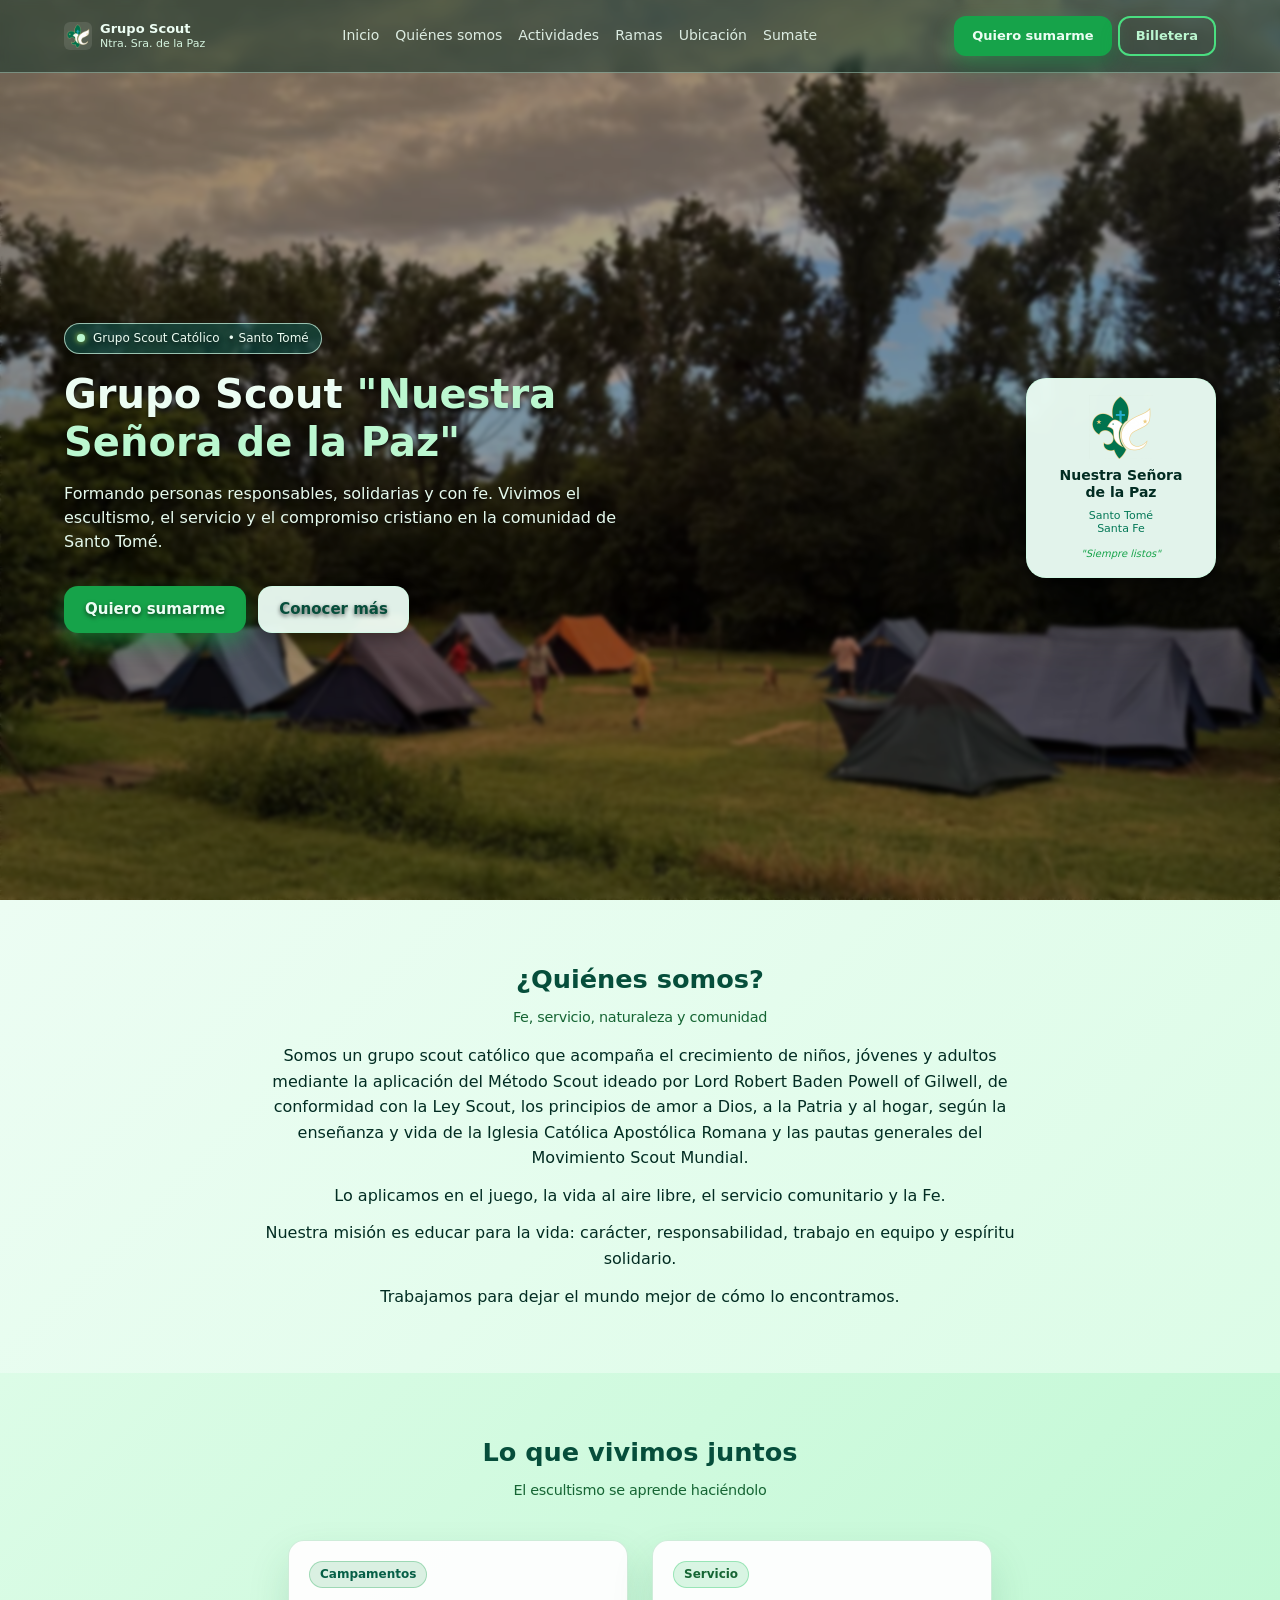
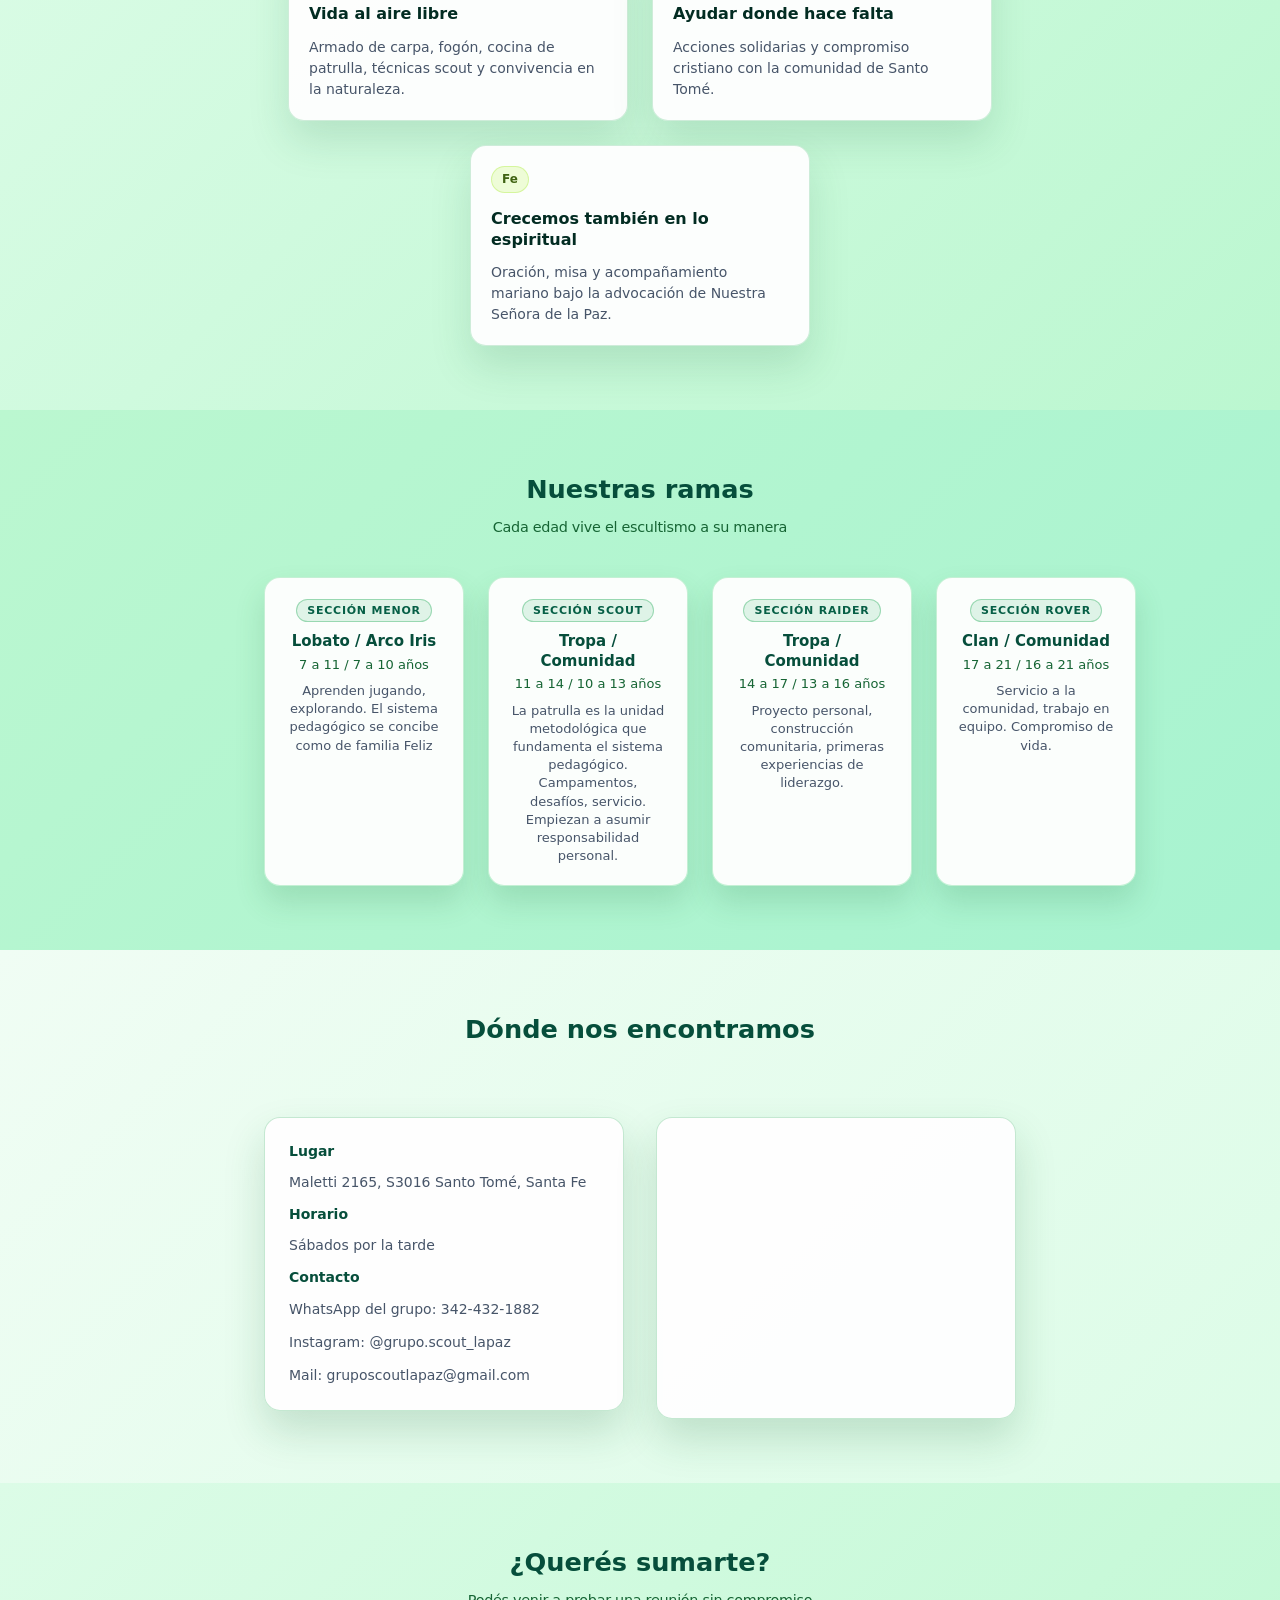
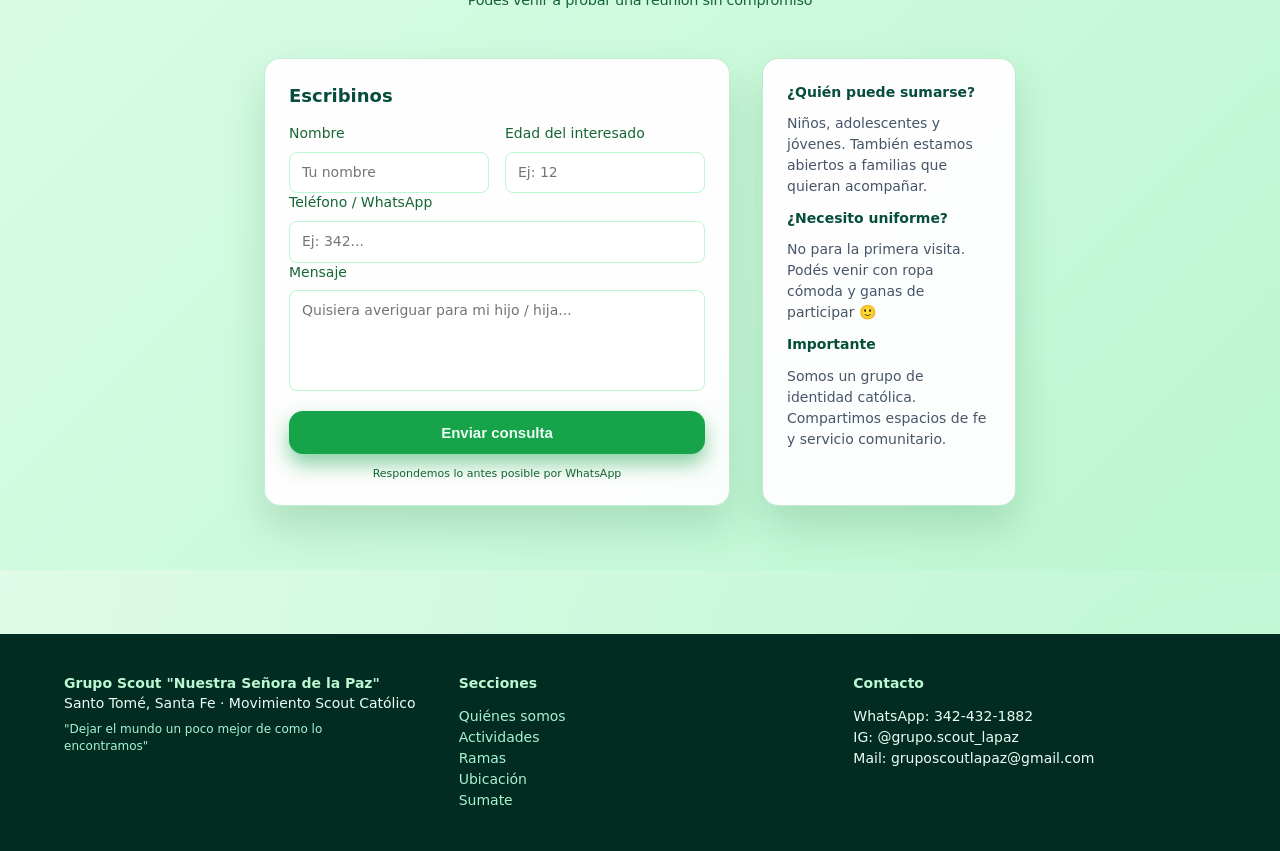
<file: index.html>
<!DOCTYPE html>
<html lang="es">
<head>
  <meta charset="UTF-8" />
  <meta name="viewport" content="width=device-width, initial-scale=1.0" />
  <title>Grupo Scout Nuestra Señora de la Paz - Santo Tomé</title>
  <link rel="icon" type="image/png" href="img/logo.png">
  <link rel="stylesheet" href="style.css">
</head>
<body>

  <nav class="navbar">
    <div class="navbar-inner">
      <div class="brand">
        <img src="img/logo.png" alt="Logo NSP">
        <div class="brand-text">
          <span>Grupo Scout</span>
          <span>Ntra. Sra. de la Paz</span>
        </div>
      </div>
      <div class="nav-links">
        <a href="#top">Inicio</a>
        <a href="#about">Quiénes somos</a>
        <a href="#actividades">Actividades</a>
        <a href="#ramas">Ramas</a>
        <a href="#contacto">Ubicación</a>
        <a href="#sumate">Sumate</a>
      </div>
      <div class="nav-buttons">
        <a class="nav-cta" href="#sumate">Quiero sumarme</a>
        <a class="nav-cta-secondary" href="billetera.html" target="_blank">Billetera</a>
      </div>
    </div>
  </nav>

  <header class="hero" id="top">
    <div class="foto-bg">
      <div class="foto-slide activa" style="background-image: url('img/foto1.jpg')"></div>
      <div class="foto-slide" style="background-image: url('img/foto2.jpg')"></div>
      <div class="foto-slide" style="background-image: url('img/foto3.jpg')"></div>
      <div class="foto-slide" style="background-image: url('img/foto4.jpg')"></div>
      <div class="foto-slide" style="background-image: url('img/foto5.jpg')"></div>
      <div class="foto-slide" style="background-image: url('img/foto6.jpg')"></div>
      <div class="foto-slide" style="background-image: url('img/foto7.jpg')"></div>
      <div class="foto-slide" style="background-image: url('img/foto8.jpg')"></div>
      <div class="foto-slide" style="background-image: url('img/foto9.jpg')"></div>
      <div class="foto-slide" style="background-image: url('img/foto10.jpg')"></div>
      <div class="foto-slide" style="background-image: url('img/foto11.jpg')"></div>
    </div>
    <div class="hero-overlay"></div>
    <div class="hero-content-wrapper">
      <div class="hero-left reveal reveal-left">
        <div class="hero-pill">
          <span class="pill-dot"></span>
          <span>Grupo Scout Católico</span>
          <span>• Santo Tomé</span>
        </div>
        <h1 class="hero-title">
          Grupo Scout <span class="accent">"Nuestra Señora de la Paz"</span>
        </h1>
        <p class="hero-desc">
          Formando personas responsables, solidarias y con fe. Vivimos el escultismo,
          el servicio y el compromiso cristiano en la comunidad de Santo Tomé.
        </p>
        <div class="hero-buttons">
          <a href="#sumate" class="btn btn-primary">Quiero sumarme</a>
          <a href="#about" class="btn btn-outline-light">Conocer más</a>
        </div>
      </div>
      <div class="hero-badge reveal reveal-right">
        <img src="img/logo.png" alt="Logo Nuestra Señora de la Paz">
        <p class="badge-title">Nuestra Señora<br>de la Paz</p>
        <p class="badge-sub">Santo Tomé<br>Santa Fe</p>
        <p class="badge-motto">"Siempre listos"</p>
      </div>
    </div>
  </header>

  <section id="about" class="section">
    <div class="container narrow">


      <h2 class="section-title reveal reveal-left">¿Quiénes somos?</h2>
      <div class="section-subtitle reveal reveal-right">Fe, servicio, naturaleza y comunidad</div>
      <p class="section-text reveal reveal-left">Somos un grupo scout católico que acompaña el crecimiento de niños, jóvenes y adultos mediante la aplicación del Método Scout ideado por Lord Robert Baden Powell of Gilwell, de conformidad con la Ley Scout, los principios de amor a Dios, a la Patria y al hogar, según la enseñanza y vida de la Iglesia Católica Apostólica Romana y las pautas generales del Movimiento Scout Mundial.</p>
      <p class="section-text reveal reveal-right">Lo aplicamos en el juego, la vida al aire libre, el servicio comunitario y la Fe.</p>
      <p class="section-text reveal reveal-left">Nuestra misión es educar para la vida: carácter, responsabilidad, trabajo en equipo y espíritu solidario.</p>
      <p class="section-text reveal reveal-right">Trabajamos para dejar el mundo mejor de cómo lo encontramos.</p>
    </div>
  </section>

  <section id="actividades" class="section">
    <div class="container narrow">
      <h2 class="section-title reveal reveal-left">Lo que vivimos juntos</h2>
      <div class="section-subtitle reveal reveal-right">El escultismo se aprende haciéndolo</div>
      <div class="cards-flex">
        <div class="act-card reveal reveal-left">
          <div class="tag tag-green">Campamentos</div>
          <p class="act-title">Vida al aire libre</p>
          <p class="act-desc">Armado de carpa, fogón, cocina de patrulla, técnicas scout y convivencia en la naturaleza.</p>
        </div>
        <div class="act-card reveal reveal-up">
          <div class="tag tag-blue">Servicio</div>
          <p class="act-title">Ayudar donde hace falta</p>
          <p class="act-desc">Acciones solidarias y compromiso cristiano con la comunidad de Santo Tomé.</p>
        </div>
        <div class="act-card reveal reveal-right">
          <div class="tag tag-yellow">Fe</div>
          <p class="act-title">Crecemos también en lo espiritual</p>
          <p class="act-desc">Oración, misa y acompañamiento mariano bajo la advocación de Nuestra Señora de la Paz.</p>
        </div>
      </div>
    </div>
  </section>

  <section id="ramas" class="section">
    <div class="container narrow">
      <h2 class="section-title reveal reveal-left">Nuestras ramas</h2>
      <div class="section-subtitle reveal reveal-right">Cada edad vive el escultismo a su manera</div>
      <div class="ramas-wrapper">
        <div class="rama-card reveal reveal-left">
          <div class="rama-seccion-label">Sección Menor</div>
          <div class="rama-nombre">Lobato / Arco Iris</div>
          <div class="rama-edad">7 a 11 / 7 a 10 años</div>
          <div class="rama-desc">Aprenden jugando, explorando. El sistema pedagógico se concibe como de familia Feliz</div>
        </div>
        <div class="rama-card reveal reveal-left">
          <div class="rama-seccion-label">Sección Scout</div>
          <div class="rama-nombre">Tropa / Comunidad</div>
          <div class="rama-edad">11 a 14 / 10 a 13 años</div>
          <div class="rama-desc">La patrulla es la unidad metodológica que fundamenta el sistema pedagógico. Campamentos, desafíos, servicio. Empiezan a asumir responsabilidad personal.</div>
        </div>
        <div class="rama-card reveal reveal-right">
          <div class="rama-seccion-label">Sección Raider</div>
          <div class="rama-nombre">Tropa / Comunidad</div>
          <div class="rama-edad">14 a 17 / 13 a 16 años</div>
          <div class="rama-desc">Proyecto personal, construcción comunitaria, primeras experiencias de liderazgo.</div>
        </div>
        <div class="rama-card reveal reveal-right">
          <div class="rama-seccion-label">Sección Rover</div>
          <div class="rama-nombre">Clan / Comunidad</div>
          <div class="rama-edad">17 a 21 / 16 a 21 años</div>
          <div class="rama-desc">Servicio a la comunidad, trabajo en equipo. Compromiso de vida.</div>
        </div>
      </div>
    </div>
  </section>

  <section id="contacto" class="section">
    <div class="container narrow">
      <h2 class="section-title reveal reveal-left">Dónde nos encontramos</h2>
      <div class="section-subtitle reveal reveal-right">Te esperamos un sábado, vení a conocernos</div>
      <div class="contact-grid">
        <div class="info-card reveal reveal-left">
          <p class="info-label">Lugar</p>
          <p class="info-value">Maletti 2165, S3016 Santo Tomé, Santa Fe</p>
          <p class="info-label">Horario</p>
          <p class="info-value">Sábados por la tarde</p>
          <p class="info-label">Contacto</p>
          <p class="info-value">WhatsApp del grupo: 342-432-1882</p>
          <p class="info-value">Instagram: @grupo.scout_lapaz</p>
          <p class="info-value">Mail: gruposcoutlapaz@gmail.com</p>
        </div>
        <div class="map-card reveal reveal-right">
          <iframe src="https://www.google.com/maps?q=-31.684938,-60.767486&z=19&output=embed" loading="lazy" allowfullscreen="" referrerpolicy="no-referrer-when-downgrade"></iframe>
        </div>
      </div>
    </div>
  </section>

  <section id="sumate" class="section">
    <div class="container narrow">
      <h2 class="section-title reveal reveal-left">¿Querés sumarte?</h2>
      <div class="section-subtitle reveal reveal-right">Podés venir a probar una reunión sin compromiso</div>
      <div class="join-wrapper">
        <div class="form-card reveal reveal-left">
          <div class="form-title">Escribinos</div>
          <div class="form-row">
            <div class="form-field">
              <label class="form-label">Nombre</label>
              <input class="form-input" id="form-nombre" placeholder="Tu nombre" />
            </div>
            <div class="form-field">
              <label class="form-label">Edad del interesado</label>
              <input class="form-input" id="form-edad" placeholder="Ej: 12" />
            </div>
          </div>
          <div class="form-field">
            <label class="form-label">Teléfono / WhatsApp</label>
            <input class="form-input" id="form-telefono" placeholder="Ej: 342..." />
          </div>
          <div class="form-field">
            <label class="form-label">Mensaje</label>
            <textarea rows="4" class="form-input" id="form-mensaje" placeholder="Quisiera averiguar para mi hijo / hija..."></textarea>
          </div>
          <div id="form-error" style="color:#dc2626;font-size:.85rem;min-height:1.2em;margin-bottom:4px;"></div>
          <button class="btn btn-primary full-width" onclick="enviarWhatsApp()">Enviar consulta</button>
          <p class="form-hint">Respondemos lo antes posible por WhatsApp</p>
        </div>
        <div class="info-card reveal reveal-right">
          <p class="info-label">¿Quién puede sumarse?</p>
          <p class="info-value">Niños, adolescentes y jóvenes. También estamos abiertos a familias que quieran acompañar.</p>
          <p class="info-label">¿Necesito uniforme?</p>
          <p class="info-value">No para la primera visita. Podés venir con ropa cómoda y ganas de participar 🙂</p>
          <p class="info-label">Importante</p>
          <p class="info-value">Somos un grupo de identidad católica. Compartimos espacios de fe y servicio comunitario.</p>
        </div>
      </div>
    </div>
  </section>

  <footer class="footer">
    <div class="footer-grid container">
      <div>
        <p style="font-weight:600;color:#bbf7d0;">Grupo Scout "Nuestra Señora de la Paz"</p>
        <p>Santo Tomé, Santa Fe · Movimiento Scout Católico</p>
        <p class="footer-quote">"Dejar el mundo un poco mejor de como lo encontramos"</p>
      </div>
      <div>
        <p class="footer-subheading">Secciones</p>
        <ul class="footer-links">
          <li><a href="#about">Quiénes somos</a></li>
          <li><a href="#actividades">Actividades</a></li>
          <li><a href="#ramas">Ramas</a></li>
          <li><a href="#contacto">Ubicación</a></li>
          <li><a href="#sumate">Sumate</a></li>
        </ul>
      </div>
      <div>
        <p class="footer-subheading">Contacto</p>
        <ul class="footer-links">
          <li>WhatsApp: 342-432-1882</li>
          <li>IG: @grupo.scout_lapaz</li>
          <li>Mail: gruposcoutlapaz@gmail.com</li>
        </ul>
      </div>
    </div>
  </footer>

  <script src="script.js"></script>
</body>
</html>
</file>
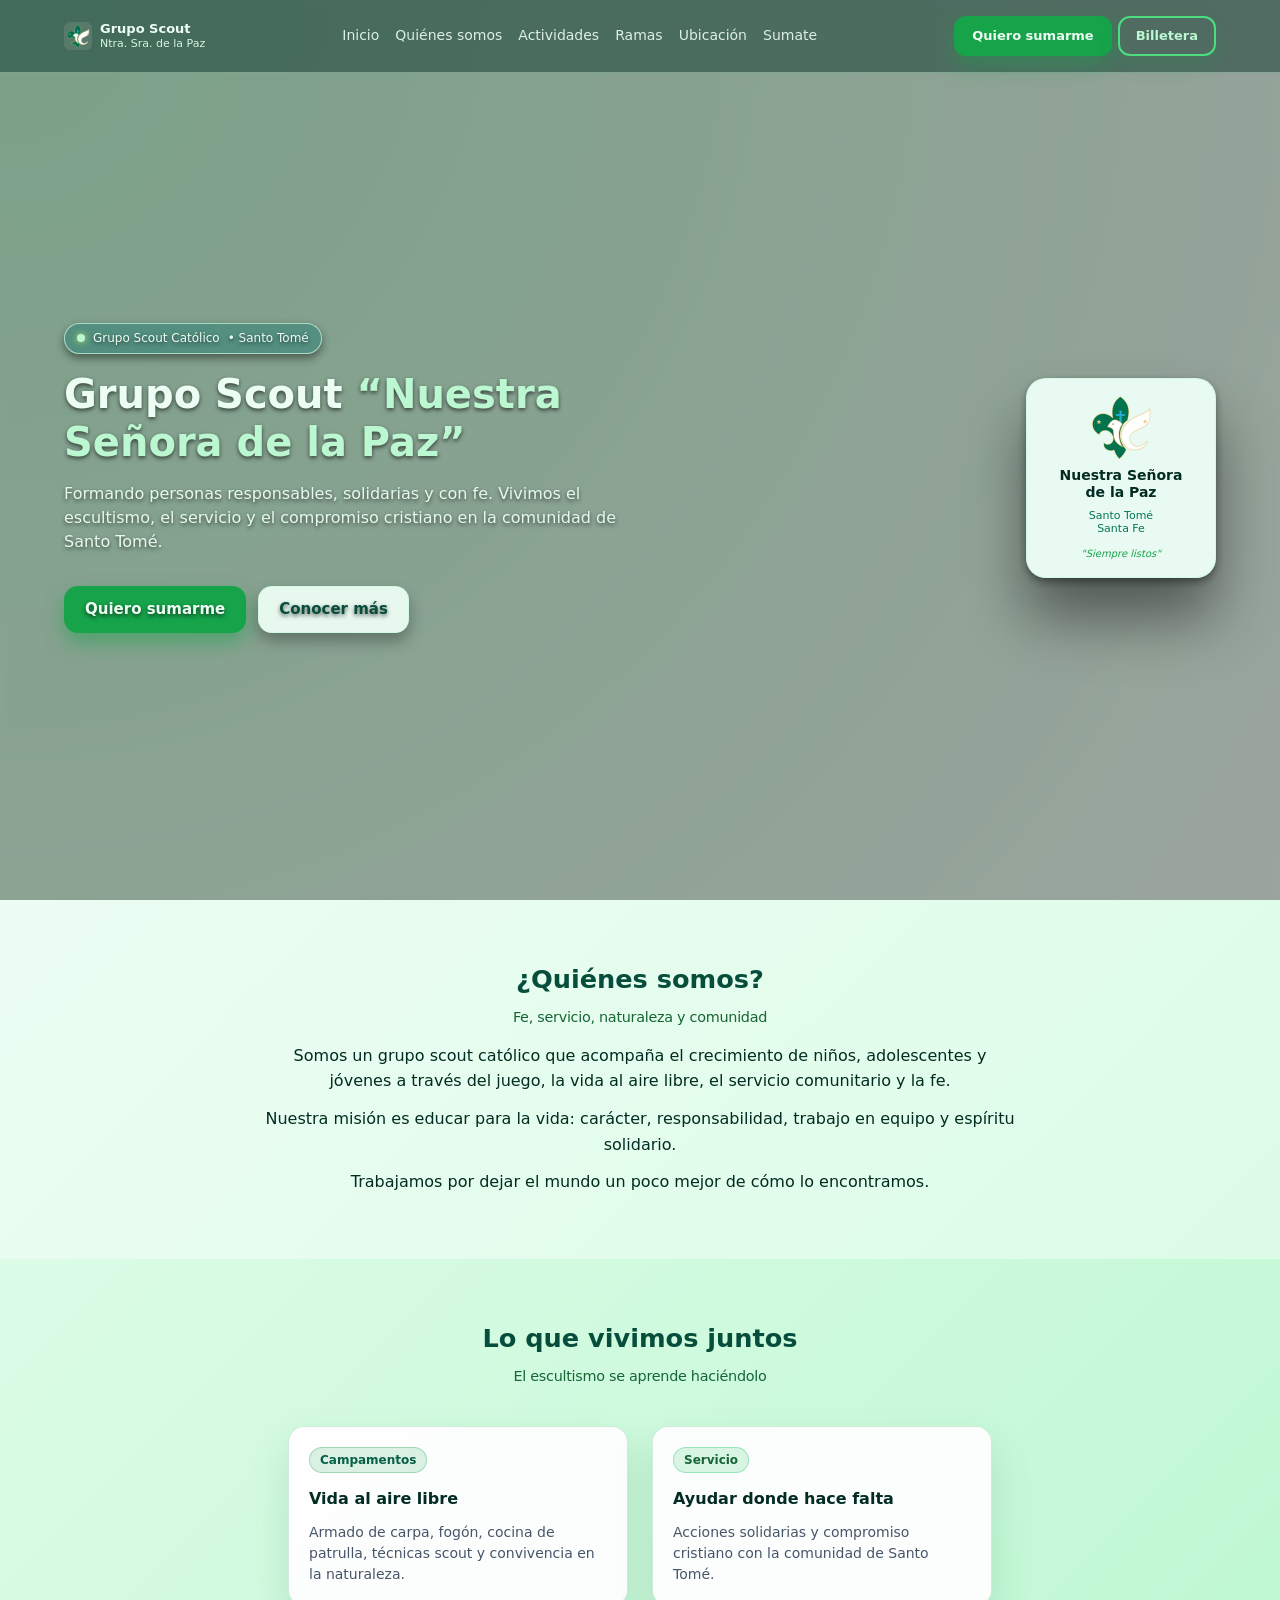
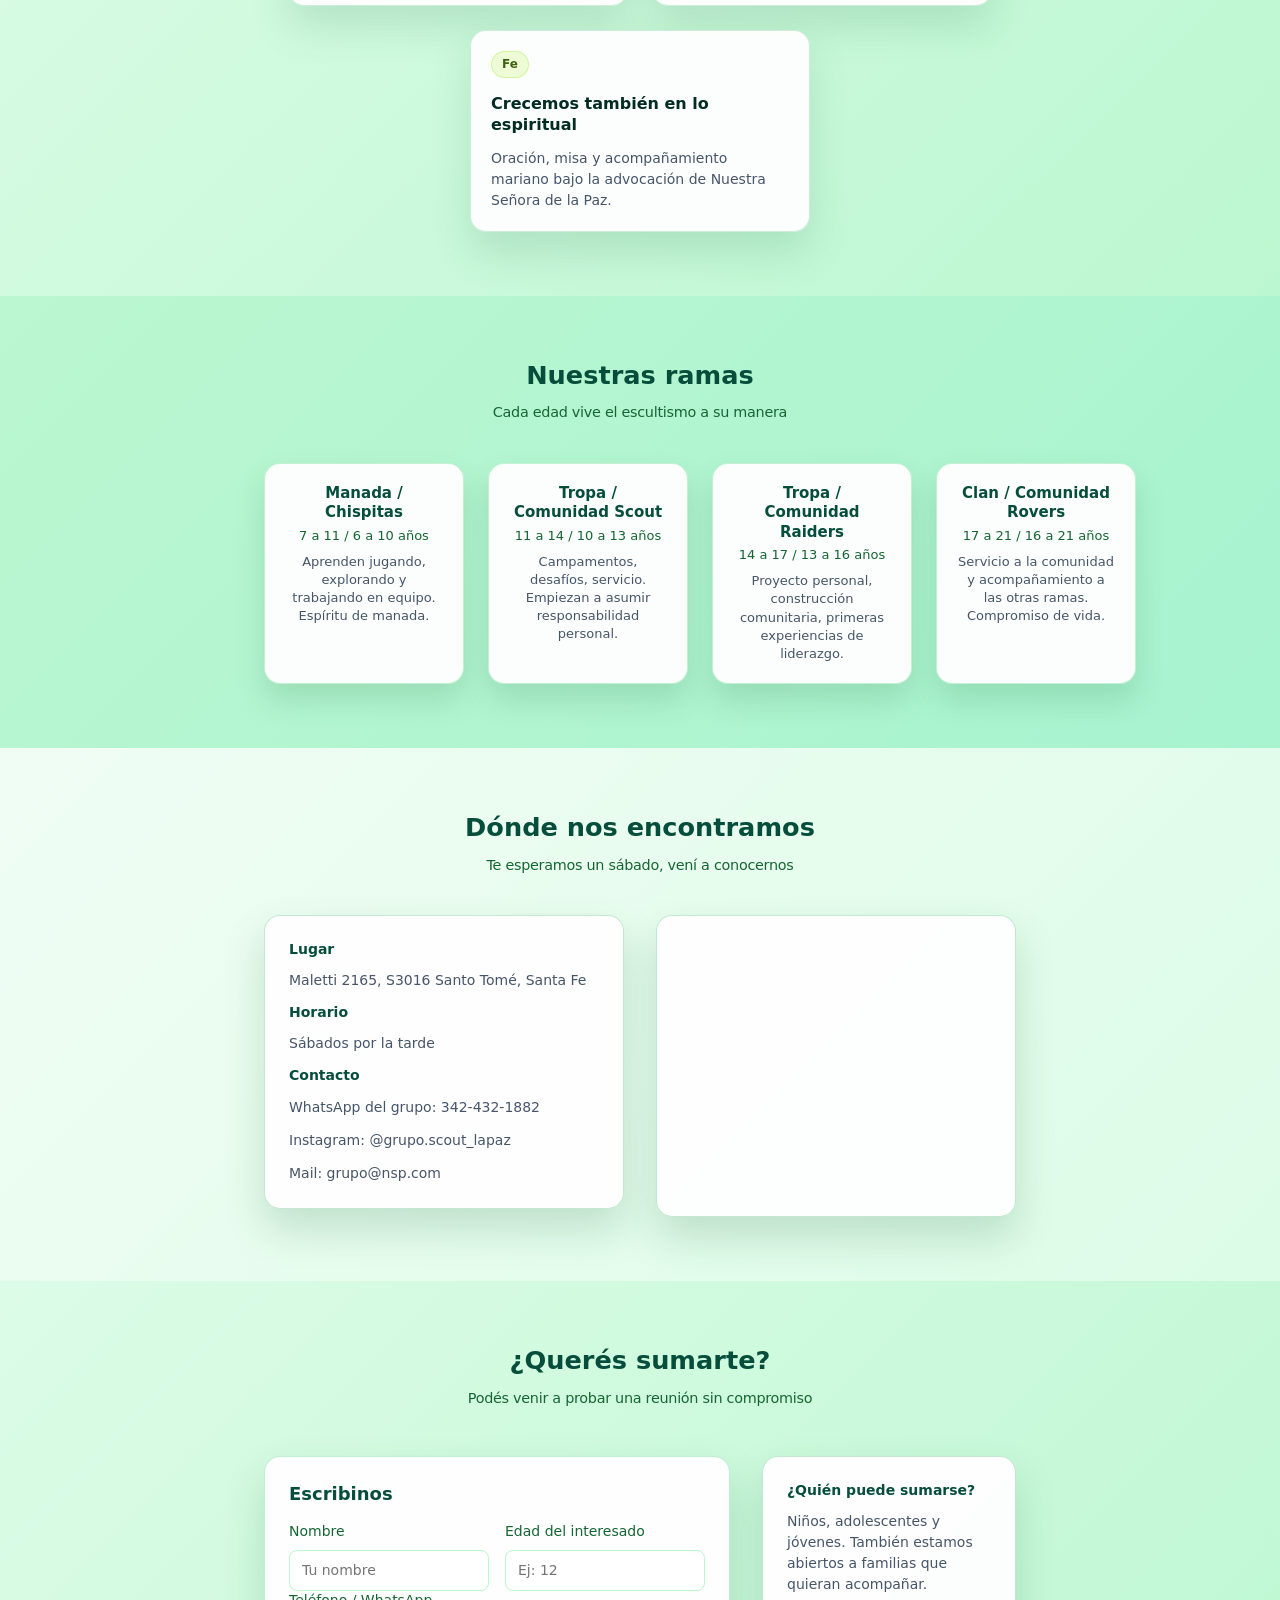
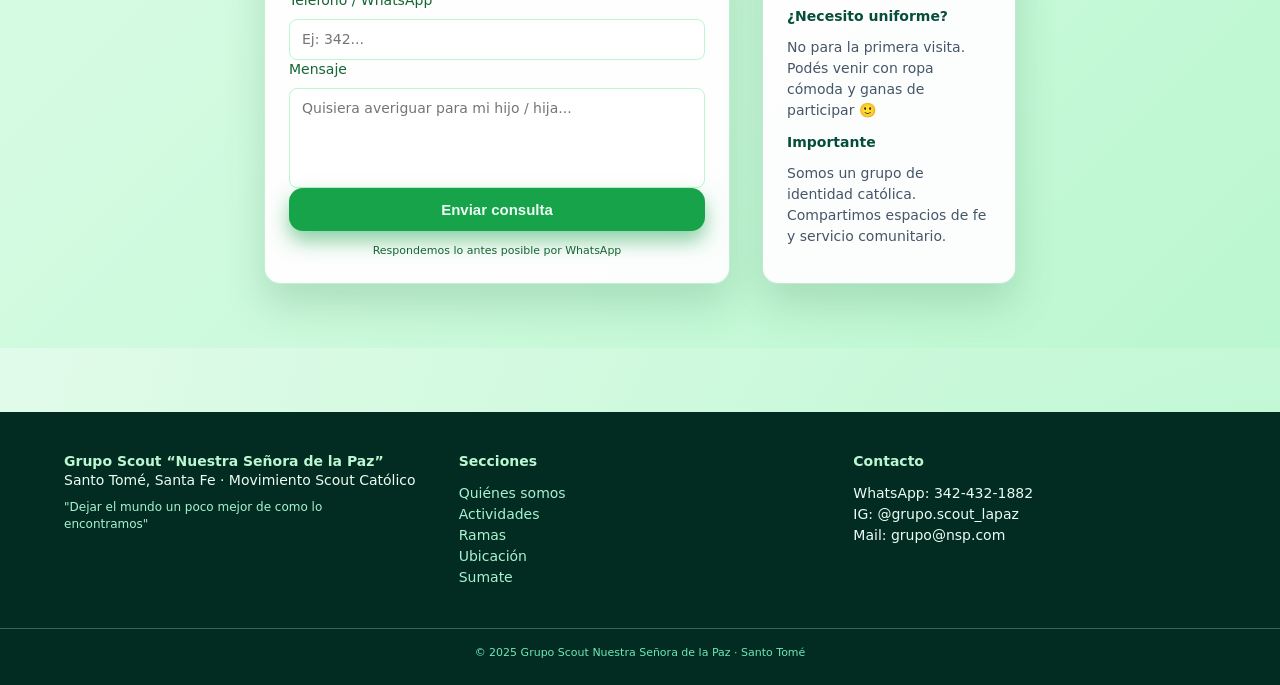
<file: index.HTML>
<!DOCTYPE html>
<html lang="es">
<head>
  <meta charset="UTF-8" />
  <meta name="viewport" content="width=device-width, initial-scale=1.0" />
  <title>Grupo Scout Nuestra Señora de la Paz - Santo Tomé</title>

  <!-- FAVICON -->
  <link rel="icon" type="image/png" href="img/logo.png">

  <style>
    /* ===== RESET ===== */
    * {
      box-sizing: border-box;
      -webkit-font-smoothing: antialiased;
      text-rendering: optimizeLegibility;
      margin: 0;
      padding: 0;
    }

    :root {
      --verde: #16a34a;
      --verde-oscuro: #065f46;
      --texto-main: #022c22;
      --texto-sec: #475569;
      --borde-suave: #d1fae5;
    }

    body {
      font-family: system-ui, -apple-system, BlinkMacSystemFont, "Inter", "Roboto", "Segoe UI", sans-serif;
      color: var(--texto-main);
      line-height: 1.4;
      background:
        radial-gradient(circle at top left, #bbf7d0 0, transparent 40%),
        radial-gradient(circle at bottom right, #bbf7d0 0, transparent 45%),
        #f0fdf4;
    }

    a {
      text-decoration: none;
      color: inherit;
    }

    /* ===== NAVBAR ===== */
    .navbar {
      position: fixed;
      top: 0;
      left: 0;
      right: 0;
      z-index: 1000;
      font-size: 14px;
      font-weight: 500;
      line-height: 1.2;
      color: #fff;
      background: rgba(2, 44, 34, 0.45);
      backdrop-filter: blur(4px);
      border-bottom: 1px solid rgba(209, 250, 229, 0.4);
    }

    .navbar-inner {
      max-width: 1200px;
      margin: 0 auto;
      padding: 16px 24px;
      width: 100%;
      display: flex;
      align-items: center;
      justify-content: space-between;
      gap: 16px;
    }

    .brand {
      display: flex;
      align-items: center;
      gap: 8px;
      color: #fff;
      font-weight: 600;
      font-size: 14px;
      line-height: 1.2;
    }

    .brand img {
      width: 28px;
      height: 28px;
      border-radius: 6px;
      padding: 2px;
      object-fit: contain;
      background: rgba(255,255,255,0.1);
    }

    .brand-text {
      display: flex;
      flex-direction: column;
    }

    .brand-text span:first-child {
      font-size: 13px;
      font-weight: 600;
      line-height: 1.2;
      color: #ecfdf3;
    }

    .brand-text span:last-child {
      font-size: 11px;
      font-weight: 400;
      line-height: 1.2;
      color: #dcfce7;
      opacity: 0.95;
    }

    .nav-links {
      display: flex;
      flex-wrap: wrap;
      gap: 16px;
      color: #ecfdf3;
    }

    .nav-links a {
      color: #ecfdf3;
      opacity: 0.9;
      transition: opacity .15s;
    }

    .nav-links a:hover {
      opacity: 1;
    }

    .nav-buttons {
      display: flex;
      align-items: center;
      gap: 6px;
    }

    .nav-cta {
      padding: 10px 16px;
      border-radius: 12px;
      background: var(--verde);
      color: #ecfdf3;
      font-weight: 600;
      font-size: 13px;
      line-height: 1.2;
      box-shadow: 0 10px 20px rgba(22,163,74,0.4);
      border: 2px solid var(--verde);
      transition: all .15s ease;
      white-space: nowrap;
    }
    .nav-cta:hover {
      background: #15803d;
      border-color: #15803d;
    }

    .nav-cta-secondary {
      padding: 10px 16px;
      border-radius: 12px;
      background: rgba(0,0,0,0);
      color: #bbf7d0;
      font-weight: 600;
      font-size: 13px;
      line-height: 1.2;
      border: 2px solid #4ade80;
      box-shadow: 0 10px 20px rgba(22,163,74,0.15);
      transition: all .15s ease;
      white-space: nowrap;
    }
    .nav-cta-secondary:hover {
      background: #4ade80;
      color: #064e3b;
    }

    @media (max-width: 640px) {
      .nav-links {
        display: none;
      }
    }

    /* ===== HERO FULLSCREEN ===== */
    .hero {
      position: relative;
      min-height: 100vh;
      display: flex;
      align-items: center;
      background: url('https://images.unsplash.com/photo-1501785888041-af3ef285b470?auto=format&fit=crop&w=1920&q=80')
        no-repeat center center / cover;
      color: #fff;
    }

    .hero-overlay {
  position: absolute;
  inset: 0;
  background: rgba(0, 0, 0, 0.35);  /* solo oscurece sin poner verde */
  backdrop-filter: blur(2px);
}


    .hero-content-wrapper {
      position: relative;
      max-width: 1200px;
      margin: 0 auto;
      width: 100%;
      padding: 120px 24px 64px;
      display: flex;
      flex-wrap: wrap;
      gap: 32px;
      align-items: flex-start;
      justify-content: space-between;
    }

    @media (min-width: 1024px) {
      .hero-content-wrapper {
        align-items: center;
      }
    }

    .hero-left {
      max-width: 640px;
      color: #f9fafb;
      text-shadow: 0 2px 4px rgba(0,0,0,0.6);
    }

    .hero-pill {
      display: inline-flex;
      flex-wrap: wrap;
      align-items: center;
      gap: 8px;
      background: rgba(15,118,110,0.4);
      border: 1px solid rgba(209,250,229,0.7);
      border-radius: 999px;
      padding: 6px 12px;
      font-size: 12px;
      font-weight: 500;
      color: #ecfdf3;
      box-shadow: 0 4px 8px rgba(0,0,0,0.45);
      margin-bottom: 16px;
    }

    .pill-dot {
      width: 8px;
      height: 8px;
      border-radius: 999px;
      background: #bbf7d0;
      box-shadow: 0 0 6px rgba(190,242,100,.9);
    }

    .hero-title {
      font-size: 2rem;
      font-weight: 700;
      line-height: 1.2;
      color: #ecfdf3;
    }

    @media (min-width: 640px) {
      .hero-title { font-size: 2.5rem; }
    }

    .accent {
      color: #bbf7d0;
    }

    .hero-desc {
      font-size: 1rem;
      line-height: 1.5;
      color: #e5f9ed;
      margin-top: 16px;
      max-width: 36rem;
    }

    .hero-buttons {
      display: flex;
      flex-wrap: wrap;
      gap: 12px;
      margin-top: 32px;
    }

    .btn {
      display: inline-block;
      padding: 12px 20px;
      border-radius: 14px;
      font-size: 15px;
      font-weight: 600;
      text-align: center;
      text-decoration: none;
      border: 1px solid transparent;
      cursor: pointer;
      transition: all .15s ease;
    }

    .btn-primary {
      background: var(--verde);
      color: #ecfdf3;
      box-shadow: 0 10px 20px rgba(22,163,74,0.5);
    }

    .btn-primary:hover { background: #15803d; }

    .btn-outline-light {
      background: rgba(236,253,245,0.95);
      color: #064e3b;
      border: 1px solid rgba(209,250,229,0.9);
      box-shadow: 0 8px 16px rgba(0,0,0,0.3);
    }

    /* badge derecha */
    .hero-badge {
      background: rgba(236,253,245,0.96);
      border: 1px solid rgba(209,250,229,0.9);
      border-radius: 20px;
      box-shadow:
        0 40px 60px rgba(0,0,0,0.45),
        0 4px 8px rgba(0,0,0,0.4);
      padding: 16px;
      width: 190px;
      text-align: center;
      color: #064e3b;
      backdrop-filter: blur(4px);
    }

    .hero-badge img {
      width: 64px;
      height: 64px;
      object-fit: contain;
      display: block;
      margin: 0 auto 8px;
    }

    .badge-title {
      font-size: 14px;
      font-weight: 600;
      color: #022c22;
      line-height: 1.2;
      margin-top: 4px;
    }

    .badge-sub {
      font-size: 11px;
      color: #047857;
      margin-top: 8px;
      line-height: 1.2;
    }

    .badge-motto {
      font-size: 10px;
      font-style: italic;
      color: #16a34a;
      margin-top: 12px;
    }

    /* ===== SECCIONES ===== */
    .section {
      padding: 64px 0;
      color: var(--texto-main);
    }

    .container {
      max-width: 1200px;
      margin: 0 auto;
      padding: 0 24px;
    }

    .narrow {
      max-width: 800px;
      margin-left: auto;
      margin-right: auto;
    }

    .section-title {
      font-size: 1.6rem;
      font-weight: 700;
      color: #064e3b;
      line-height: 1.2;
      text-align: center;
    }

    .section-subtitle {
      margin-top: 12px;
      text-align: center;
      font-size: 0.9rem;
      font-weight: 500;
      color: #166534;
      letter-spacing: -0.02em;
    }

    .section-text {
      color: #022c22;
      font-size: 1rem;
      line-height: 1.6;
      margin-top: 16px;
      text-align: center;
    }

    .narrow p + p {
      margin-top: 12px;
    }

    /* ACTIVIDADES */
    .cards-flex {
      display: flex;
      flex-wrap: wrap;
      gap: 24px;
      justify-content: center;
      margin-top: 40px;
    }

    .act-card {
      background: rgba(254, 254, 254, 0.96);
      border-radius: 16px;
      border: 1px solid rgba(22,163,74,0.2);
      box-shadow: 0 20px 40px rgba(22,101,52,0.15);
      padding: 20px;
      min-width: 260px;
      max-width: 340px;
      flex: 1;
    }

    .tag {
      display: inline-block;
      font-size: 12px;
      font-weight: 600;
      border-radius: 999px;
      padding: 4px 10px;
      border: 1px solid transparent;
      width: fit-content;
    }

    .tag-green {
      background: rgba(22,163,74,0.15);
      border-color: rgba(22,163,74,0.3);
      color: var(--verde-oscuro);
    }

    .tag-blue {  /* la dejamos con otro verde para no romper clases */
      background: rgba(34,197,94,0.16);
      border-color: rgba(34,197,94,0.35);
      color: #166534;
    }

    .tag-yellow {
      background: rgba(190,242,100,0.25);
      border-color: rgba(190,242,100,0.5);
      color: #3f6212;
    }

    .act-title {
      font-size: 16px;
      font-weight: 600;
      color: #022c22;
      margin-top: 16px;
      line-height: 1.3;
      text-align: left;
    }

    .act-desc {
      font-size: 14px;
      color: #475569;
      margin-top: 8px;
      line-height: 1.5;
      text-align: left;
    }

    /* RAMAS */
    .ramas-wrapper {
      display: grid;
      gap: 24px;
      margin-top: 40px;
    }

    @media (min-width: 768px) {
      .ramas-wrapper {
        grid-template-columns: repeat(4, 1fr);
      }
    }

    .rama-card {
      background: rgba(254, 254, 254, 0.96);
      border-radius: 16px;
      border: 1px solid rgba(34,197,94,0.25);
      box-shadow: 0 16px 30px rgba(22,101,52,0.16);
      padding: 20px;
      text-align: center;
      min-width: 200px;
    }

    .rama-nombre {
      font-size: 15px;
      font-weight: 600;
      color: #064e3b;
      line-height: 1.3;
    }

    .rama-edad {
      font-size: 13px;
      font-weight: 500;
      color: #166534;
      margin-top: 4px;
      line-height: 1.4;
    }

    .rama-desc {
      font-size: 13px;
      line-height: 1.4;
      color: #475569;
      margin-top: 8px;
    }

    /* CONTACTO + MAPA */
    .contact-grid {
      display: grid;
      gap: 32px;
      margin-top: 40px;
    }

    @media (min-width: 1024px) {
      .contact-grid {
        grid-template-columns: 1fr 1fr;
        align-items: start;
      }
    }

    .info-card {
      background: rgba(254, 254, 254, 0.97);
      border-radius: 16px;
      border: 1px solid rgba(22,163,74,0.25);
      box-shadow: 0 20px 40px rgba(22,101,52,0.18);
      padding: 24px;
      font-size: 14px;
      color: var(--texto-main);
      line-height: 1.5;
    }

    .info-label {
      font-weight: 600;
      color: #064e3b;
      margin-top: 16px;
      line-height: 1.3;
    }

    .info-label:first-child {
      margin-top: 0;
    }

    .info-value {
      margin-top: 4px;
      color: #475569;
    }

    .map-card {
      background: rgba(254, 254, 254, 0.97);
      border-radius: 16px;
      border: 1px solid rgba(22,163,74,0.25);
      box-shadow: 0 20px 40px rgba(22,101,52,0.18);
      overflow: hidden;
      min-height: 300px;
    }

    .map-card iframe {
      border: 0;
      width: 100%;
      height: 300px;
      display: block;
    }

    /* FORMULARIO */
    .join-wrapper {
      margin-top: 48px;
      display: grid;
      gap: 32px;
    }

    @media (min-width: 1024px) {
      .join-wrapper {
        grid-template-columns: 1fr 1fr;
      }
    }

    .form-card {
      background: rgba(254, 254, 254, 0.97);
      border-radius: 16px;
      border: 1px solid rgba(34,197,94,0.28);
      box-shadow: 0 20px 40px rgba(22,101,52,0.18);
      padding: 24px;
    }

    .form-title {
      font-size: 1.125rem;
      font-weight: 600;
      color: #064e3b;
      margin-bottom: 16px;
    }

    .form-row {
      display: grid;
      gap: 16px;
    }

    @media (min-width: 640px) {
      .form-row {
        grid-template-columns: 1fr 1fr;
      }
    }

    .form-field {
      display: flex;
      flex-direction: column;
      gap: 8px;
      font-size: 14px;
    }

    .form-label {
      font-weight: 500;
      color: #166534;
    }

    .form-input {
      border: 1px solid #bbf7d0;
      border-radius: 8px;
      padding: 10px 12px;
      color: var(--texto-main);
      font-size: 14px;
      line-height: 1.4;
      outline: none;
      transition: all .15s ease;
      font-family: inherit;
      resize: none;
      background: #ffffff;
    }

    .form-input:focus {
      border-color: #22c55e;
      box-shadow: 0 0 0 3px rgba(34,197,94,.25);
    }

    .form-hint {
      text-align: center;
      color: #166534;
      font-size: 11px;
      line-height: 1.4;
      margin-top: 12px;
    }

    .full-width {
      width: 100%;
    }

    /* FOOTER */
    .footer {
      background: #022c22;
      color: #ecfdf3;
      margin-top: 64px;
    }

    .footer-grid {
      padding: 40px 24px;
      display: grid;
      gap: 32px;
      font-size: 14px;
    }

    @media (min-width: 768px) {
      .footer-grid { grid-template-columns: repeat(3,1fr); }
    }

    .footer-subheading {
      font-weight: 600;
      color: #bbf7d0;
      margin-bottom: 12px;
    }

    .footer-links {
      list-style: none;
      line-height: 1.5;
      padding-left: 0;
    }

    .footer-links a {
      color: #a7f3d0;
      text-decoration: none;
    }

    .footer-links a:hover {
      color: #ecfdf3;
    }

    .footer-bottom {
      border-top: 1px solid rgba(167,243,208,0.3);
      color: #6ee7b7;
      font-size: 11px;
      text-align: center;
      padding: 16px 0 24px;
    }

    .footer-quote {
      font-size: 12px;
      color: #a7f3d0;
      margin-top: 8px;
      line-height: 1.4;
      max-width: 260px;
    }

    /* ===== COLORES POR SECCIÓN (SOLO VERDES) ===== */
    #about {
      background: linear-gradient(135deg, #ecfdf3, #dcfce7);
    }

    #actividades {
      background: linear-gradient(135deg, #dcfce7, #bbf7d0);
    }

    #ramas {
      background: linear-gradient(135deg, #bbf7d0, #a7f3d0);
    }

    #contacto {
      background: linear-gradient(135deg, #f0fdf4, #dcfce7);
    }

    #sumate {
      background: linear-gradient(135deg, #dcfce7, #bbf7d0);
    }
  </style>
</head>
<body>

  <!-- NAV -->
  <nav class="navbar">
    <div class="navbar-inner">
      <div class="brand">
        <img src="img/logo.png" alt="Logo NSP">
        <div class="brand-text">
          <span>Grupo Scout</span>
          <span>Ntra. Sra. de la Paz</span>
        </div>
      </div>

      <div class="nav-links">
        <a href="#top">Inicio</a>
        <a href="#about">Quiénes somos</a>
        <a href="#actividades">Actividades</a>
        <a href="#ramas">Ramas</a>
        <a href="#contacto">Ubicación</a>
        <a href="#sumate">Sumate</a>
      </div>

      <div class="nav-buttons">
        <a class="nav-cta" href="#sumate">Quiero sumarme</a>
        <a class="nav-cta-secondary" href="billetera.html" target="_blank">Billetera</a>
      </div>
    </div>
  </nav>

  <!-- HERO -->
  <header class="hero" id="top">
    <div class="hero-overlay"></div>

    <div class="hero-content-wrapper">
      <div class="hero-left">
        <div class="hero-pill">
          <span class="pill-dot"></span>
          <span>Grupo Scout Católico</span>
          <span>• Santo Tomé</span>
        </div>

        <h1 class="hero-title">
          Grupo Scout <span class="accent">“Nuestra Señora de la Paz”</span>
        </h1>

        <p class="hero-desc">
          Formando personas responsables, solidarias y con fe. Vivimos el escultismo,
          el servicio y el compromiso cristiano en la comunidad de Santo Tomé.
        </p>

        <div class="hero-buttons">
          <a href="#sumate" class="btn btn-primary">Quiero sumarme</a>
          <a href="#about" class="btn btn-outline-light">Conocer más</a>
        </div>
      </div>

      <!-- Tarjeta con logo -->
      <div class="hero-badge">
        <img src="img/logo.png" alt="Logo Nuestra Señora de la Paz">
        <p class="badge-title">Nuestra Señora<br>de la Paz</p>
        <p class="badge-sub">Santo Tomé<br>Santa Fe</p>
        <p class="badge-motto">"Siempre listos"</p>
      </div>
    </div>
  </header>

  <!-- QUIÉNES SOMOS -->
  <section id="about" class="section">
    <div class="container narrow">
      <h2 class="section-title">¿Quiénes somos?</h2>
      <div class="section-subtitle">Fe, servicio, naturaleza y comunidad</div>

      <p class="section-text">
        Somos un grupo scout católico que acompaña el crecimiento de niños, adolescentes y jóvenes
        a través del juego, la vida al aire libre, el servicio comunitario y la fe.
      </p>
      <p class="section-text">
        Nuestra misión es educar para la vida: carácter, responsabilidad, trabajo en equipo y
        espíritu solidario.
      </p>
      <p class="section-text">
        Trabajamos por dejar el mundo un poco mejor de cómo lo encontramos.
      </p>
    </div>
  </section>

  <!-- ACTIVIDADES -->
  <section id="actividades" class="section">
    <div class="container narrow">
      <h2 class="section-title">Lo que vivimos juntos</h2>
      <div class="section-subtitle">El escultismo se aprende haciéndolo</div>

      <div class="cards-flex">
        <div class="act-card">
          <div class="tag tag-green">Campamentos</div>
          <p class="act-title">Vida al aire libre</p>
          <p class="act-desc">Armado de carpa, fogón, cocina de patrulla, técnicas scout y convivencia en la naturaleza.</p>
        </div>

        <div class="act-card">
          <div class="tag tag-blue">Servicio</div>
          <p class="act-title">Ayudar donde hace falta</p>
          <p class="act-desc">Acciones solidarias y compromiso cristiano con la comunidad de Santo Tomé.</p>
        </div>

        <div class="act-card">
          <div class="tag tag-yellow">Fe</div>
          <p class="act-title">Crecemos también en lo espiritual</p>
          <p class="act-desc">Oración, misa y acompañamiento mariano bajo la advocación de Nuestra Señora de la Paz.</p>
        </div>
      </div>
    </div>
  </section>

  <!-- RAMAS / EDADES -->
  <section id="ramas" class="section">
    <div class="container narrow">
      <h2 class="section-title">Nuestras ramas</h2>
      <div class="section-subtitle">Cada edad vive el escultismo a su manera</div>

      <div class="ramas-wrapper">
        <div class="rama-card">
          <div class="rama-nombre">Manada / Chispitas</div>
          <div class="rama-edad">7 a 11 / 6 a 10 años</div>
          <div class="rama-desc">Aprenden jugando, explorando y trabajando en equipo. Espíritu de manada.</div>
        </div>

        <div class="rama-card">
          <div class="rama-nombre">Tropa / Comunidad Scout</div>
          <div class="rama-edad">11 a 14 / 10 a 13 años</div>
          <div class="rama-desc">Campamentos, desafíos, servicio. Empiezan a asumir responsabilidad personal.</div>
        </div>

        <div class="rama-card">
          <div class="rama-nombre">Tropa / Comunidad Raiders</div>
          <div class="rama-edad">14 a 17 / 13 a 16 años</div>
          <div class="rama-desc">Proyecto personal, construcción comunitaria, primeras experiencias de liderazgo.</div>
        </div>

        <div class="rama-card">
          <div class="rama-nombre">Clan / Comunidad Rovers</div>
          <div class="rama-edad">17 a 21 / 16 a 21 años</div>
          <div class="rama-desc">Servicio a la comunidad y acompañamiento a las otras ramas. Compromiso de vida.</div>
        </div>
      </div>
    </div>
  </section>

  <!-- UBICACIÓN / MAPA -->
  <section id="contacto" class="section">
    <div class="container narrow">
      <h2 class="section-title">Dónde nos encontramos</h2>
      <div class="section-subtitle">Te esperamos un sábado, vení a conocernos</div>

      <div class="contact-grid">
        <!-- Info -->
        <div class="info-card">
          <p class="info-label">Lugar</p>
          <p class="info-value">Maletti 2165, S3016 Santo Tomé, Santa Fe</p>

          <p class="info-label">Horario</p>
          <p class="info-value">Sábados por la tarde</p>

          <p class="info-label">Contacto</p>
          <p class="info-value">WhatsApp del grupo: 342-432-1882</p>
          <p class="info-value">Instagram: @grupo.scout_lapaz</p>
          <p class="info-value">Mail: grupo@nsp.com</p>
        </div>

        <!-- Mapa -->
        <div class="map-card">
          <iframe
            src="https://www.google.com/maps?q=-31.684938,-60.767486&z=19&output=embed"
            loading="lazy"
            allowfullscreen=""
            referrerpolicy="no-referrer-when-downgrade">
          </iframe>
        </div>
      </div>
    </div>
  </section>

  <!-- FORMULARIO DE CONTACTO / SUMATE -->
  <section id="sumate" class="section">
    <div class="container narrow">
      <h2 class="section-title">¿Querés sumarte?</h2>
      <div class="section-subtitle">Podés venir a probar una reunión sin compromiso</div>

      <div class="join-wrapper">
        <!-- Formulario -->
        <form class="form-card">
          <div class="form-title">Escribinos</div>

          <div class="form-row">
            <div class="form-field">
              <label class="form-label">Nombre</label>
              <input class="form-input" placeholder="Tu nombre" />
            </div>

            <div class="form-field">
              <label class="form-label">Edad del interesado</label>
              <input class="form-input" placeholder="Ej: 12" />
            </div>
          </div>

          <div class="form-field">
            <label class="form-label">Teléfono / WhatsApp</label>
            <input class="form-input" placeholder="Ej: 342..." />
          </div>

          <div class="form-field">
            <label class="form-label">Mensaje</label>
            <textarea rows="4" class="form-input" placeholder="Quisiera averiguar para mi hijo / hija..."></textarea>
          </div>

          <button class="btn btn-primary full-width">Enviar consulta</button>
          <p class="form-hint">Respondemos lo antes posible por WhatsApp</p>
        </form>

        <!-- Info rápida -->
        <div class="info-card">
          <p class="info-label">¿Quién puede sumarse?</p>
          <p class="info-value">Niños, adolescentes y jóvenes. También estamos abiertos a familias que quieran acompañar.</p>

          <p class="info-label">¿Necesito uniforme?</p>
          <p class="info-value">No para la primera visita. Podés venir con ropa cómoda y ganas de participar 🙂</p>

          <p class="info-label">Importante</p>
          <p class="info-value">Somos un grupo de identidad católica. Compartimos espacios de fe y servicio comunitario.</p>
        </div>
      </div>
    </div>
  </section>

  <!-- FOOTER -->
  <footer class="footer">
    <div class="footer-grid container">
      <div>
        <p style="font-weight:600;color:#bbf7d0;">Grupo Scout “Nuestra Señora de la Paz”</p>
        <p>Santo Tomé, Santa Fe · Movimiento Scout Católico</p>
        <p class="footer-quote">"Dejar el mundo un poco mejor de como lo encontramos"</p>
      </div>

      <div>
        <p class="footer-subheading">Secciones</p>
        <ul class="footer-links">
          <li><a href="#about">Quiénes somos</a></li>
          <li><a href="#actividades">Actividades</a></li>
          <li><a href="#ramas">Ramas</a></li>
          <li><a href="#contacto">Ubicación</a></li>
          <li><a href="#sumate">Sumate</a></li>
        </ul>
      </div>

      <div>
        <p class="footer-subheading">Contacto</p>
        <ul class="footer-links">
          <li>WhatsApp: 342-432-1882</li>
          <li>IG: @grupo.scout_lapaz</li>
          <li>Mail: grupo@nsp.com</li>
        </ul>
      </div>
    </div>

    <div class="footer-bottom">
      © 2025 Grupo Scout Nuestra Señora de la Paz · Santo Tomé
    </div>
  </footer>

</body>
</html>
</file>
<file: style.css>
* { box-sizing: border-box; -webkit-font-smoothing: antialiased; text-rendering: optimizeLegibility; margin: 0; padding: 0; }

    /* ===== Animaciones de aparición al hacer scroll ===== */
    .reveal {
      opacity: 0;
      transition: opacity .8s cubic-bezier(.25,.46,.45,.94), transform .8s cubic-bezier(.25,.46,.45,.94);
      will-change: opacity, transform;
    }
    .reveal-left  { transform: translateX(-70px); }
    .reveal-right { transform: translateX(70px); }
    .reveal-up    { transform: translateY(40px); }
    .reveal.visible { opacity: 1; transform: translateX(0) translateY(0); }

    /* Efecto escalonado para grupos de tarjetas (cards-flex, ramas-wrapper) */
    .cards-flex .reveal:nth-child(1), .ramas-wrapper .reveal:nth-child(1) { transition-delay: 0s; }
    .cards-flex .reveal:nth-child(2), .ramas-wrapper .reveal:nth-child(2) { transition-delay: .12s; }
    .cards-flex .reveal:nth-child(3), .ramas-wrapper .reveal:nth-child(3) { transition-delay: .24s; }
    .ramas-wrapper .reveal:nth-child(4) { transition-delay: .36s; }

    @media (prefers-reduced-motion: reduce) {
      .reveal { opacity: 1 !important; transform: none !important; transition: none !important; }
    }
    :root { --verde: #16a34a; --verde-oscuro: #065f46; --texto-main: #022c22; --texto-sec: #475569; --borde-suave: #d1fae5; }
    body { font-family: system-ui, -apple-system, BlinkMacSystemFont, "Inter", "Roboto", "Segoe UI", sans-serif; color: var(--texto-main); line-height: 1.4; background: radial-gradient(circle at top left, #bbf7d0 0, transparent 40%), radial-gradient(circle at bottom right, #bbf7d0 0, transparent 45%), #f0fdf4; }
    a { text-decoration: none; color: inherit; }
    .navbar { position: fixed; top: 0; left: 0; right: 0; z-index: 1000; font-size: 14px; font-weight: 500; line-height: 1.2; color: #fff; background: rgba(2, 44, 34, 0.45); backdrop-filter: blur(4px); border-bottom: 1px solid rgba(209, 250, 229, 0.4); }
    .navbar-inner { max-width: 1200px; margin: 0 auto; padding: 16px 24px; width: 100%; display: flex; align-items: center; justify-content: space-between; gap: 16px; }
    .brand { display: flex; align-items: center; gap: 8px; color: #fff; font-weight: 600; font-size: 14px; line-height: 1.2; }
    .brand img { width: 28px; height: 28px; border-radius: 6px; padding: 2px; object-fit: contain; background: rgba(255,255,255,0.1); }
    .brand-text { display: flex; flex-direction: column; }
    .brand-text span:first-child { font-size: 13px; font-weight: 600; line-height: 1.2; color: #ecfdf3; }
    .brand-text span:last-child { font-size: 11px; font-weight: 400; line-height: 1.2; color: #dcfce7; opacity: 0.95; }
    .nav-links { display: flex; flex-wrap: wrap; gap: 16px; color: #ecfdf3; }
    .nav-links a { color: #ecfdf3; opacity: 0.9; transition: opacity .15s; }
    .nav-links a:hover { opacity: 1; }
    .nav-buttons { display: flex; align-items: center; gap: 6px; }
    .nav-cta { padding: 10px 16px; border-radius: 12px; background: var(--verde); color: #ecfdf3; font-weight: 600; font-size: 13px; line-height: 1.2; box-shadow: 0 10px 20px rgba(22,163,74,0.4); border: 2px solid var(--verde); transition: all .15s ease; white-space: nowrap; }
    .nav-cta:hover { background: #15803d; border-color: #15803d; }
    .nav-cta-secondary { padding: 10px 16px; border-radius: 12px; background: rgba(0,0,0,0); color: #bbf7d0; font-weight: 600; font-size: 13px; line-height: 1.2; border: 2px solid #4ade80; box-shadow: 0 10px 20px rgba(22,163,74,0.15); transition: all .15s ease; white-space: nowrap; }
    .nav-cta-secondary:hover { background: #4ade80; color: #064e3b; }
    @media (max-width: 640px) { .nav-links { display: none; } }
    .hero { position: relative; min-height: 100vh; display: flex; align-items: center; color: #fff; overflow: hidden; }
    .foto-bg { position: absolute; inset: 0; z-index: 0; }
    .foto-slide { position: absolute; inset: 0; background-size: cover; background-position: center; opacity: 0; transition: opacity 1.8s ease; }
    .foto-slide.activa { opacity: 1; }
    .hero-overlay { position: absolute; inset: 0; background: rgba(0, 0, 0, 0.35); backdrop-filter: blur(2px); }
    .hero-content-wrapper { position: relative; z-index: 2; max-width: 1200px; margin: 0 auto; width: 100%; padding: 120px 24px 64px; display: flex; flex-wrap: wrap; gap: 32px; align-items: flex-start; justify-content: space-between; }
    @media (min-width: 1024px) { .hero-content-wrapper { align-items: center; } }
    .hero-left { max-width: 640px; color: #f9fafb; text-shadow: 0 2px 4px rgba(0,0,0,0.6); }
    .hero-pill { display: inline-flex; flex-wrap: wrap; align-items: center; gap: 8px; background: rgba(15,118,110,0.4); border: 1px solid rgba(209,250,229,0.7); border-radius: 999px; padding: 6px 12px; font-size: 12px; font-weight: 500; color: #ecfdf3; box-shadow: 0 4px 8px rgba(0,0,0,0.45); margin-bottom: 16px; }
    .pill-dot { width: 8px; height: 8px; border-radius: 999px; background: #bbf7d0; box-shadow: 0 0 6px rgba(190,242,100,.9); }
    .hero-title { font-size: 2rem; font-weight: 700; line-height: 1.2; color: #ecfdf3; }
    @media (min-width: 640px) { .hero-title { font-size: 2.5rem; } }
    .accent { color: #bbf7d0; }
    .hero-desc { font-size: 1rem; line-height: 1.5; color: #e5f9ed; margin-top: 16px; max-width: 36rem; }
    .hero-buttons { display: flex; flex-wrap: wrap; gap: 12px; margin-top: 32px; }
    .btn { display: inline-block; padding: 12px 20px; border-radius: 14px; font-size: 15px; font-weight: 600; text-align: center; text-decoration: none; border: 1px solid transparent; cursor: pointer; transition: all .15s ease; }
    .btn-primary { background: var(--verde); color: #ecfdf3; box-shadow: 0 10px 20px rgba(22,163,74,0.5); }
    .btn-primary:hover { background: #15803d; }
    .btn-outline-light { background: rgba(236,253,245,0.95); color: #064e3b; border: 1px solid rgba(209,250,229,0.9); box-shadow: 0 8px 16px rgba(0,0,0,0.3); }
    .hero-badge { background: rgba(236,253,245,0.96); border: 1px solid rgba(209,250,229,0.9); border-radius: 20px; box-shadow: 0 40px 60px rgba(0,0,0,0.45), 0 4px 8px rgba(0,0,0,0.4); padding: 16px; width: 190px; text-align: center; color: #064e3b; backdrop-filter: blur(4px); }
    .hero-badge img { width: 64px; height: 64px; object-fit: contain; display: block; margin: 0 auto 8px; }
    .badge-title { font-size: 14px; font-weight: 600; color: #022c22; line-height: 1.2; margin-top: 4px; }
    .badge-sub { font-size: 11px; color: #047857; margin-top: 8px; line-height: 1.2; }
    .badge-motto { font-size: 10px; font-style: italic; color: #16a34a; margin-top: 12px; }
    .section { padding: 64px 0; color: var(--texto-main); }
    .container { max-width: 1200px; margin: 0 auto; padding: 0 24px; }
    .narrow { max-width: 800px; margin-left: auto; margin-right: auto; }
    .section-title { font-size: 1.6rem; font-weight: 700; color: #064e3b; line-height: 1.2; text-align: center; }
    .section-subtitle { margin-top: 12px; text-align: center; font-size: 0.9rem; font-weight: 500; color: #166534; letter-spacing: -0.02em; }
    .section-text { color: #022c22; font-size: 1rem; line-height: 1.6; margin-top: 16px; text-align: center; }
    .narrow p + p { margin-top: 12px; }

    /* BLOQUE OBJETIVO */
    .objetivo-banner {
      background: rgba(255,255,255,0.7);
      border: 1px solid rgba(22,163,74,0.3);
      border-left: 4px solid var(--verde);
      border-radius: 14px;
      padding: 20px 24px;
      margin-bottom: 36px;
      box-shadow: 0 8px 24px rgba(22,101,52,0.10);
    }
    .objetivo-label {
      font-size: 11px;
      font-weight: 700;
      letter-spacing: 0.08em;
      text-transform: uppercase;
      color: var(--verde);
      margin-bottom: 8px;
    }
    .objetivo-text {
      font-size: 0.95rem;
      line-height: 1.65;
      color: #1a3a2a;
      text-align: left;
    }

    .cards-flex { display: flex; flex-wrap: wrap; gap: 24px; justify-content: center; margin-top: 40px; }
    .act-card { background: rgba(254, 254, 254, 0.96); border-radius: 16px; border: 1px solid rgba(22,163,74,0.2); box-shadow: 0 20px 40px rgba(22,101,52,0.15); padding: 20px; min-width: 260px; max-width: 340px; flex: 1; }
    .tag { display: inline-block; font-size: 12px; font-weight: 600; border-radius: 999px; padding: 4px 10px; border: 1px solid transparent; width: fit-content; }
    .tag-green { background: rgba(22,163,74,0.15); border-color: rgba(22,163,74,0.3); color: var(--verde-oscuro); }
    .tag-blue { background: rgba(34,197,94,0.16); border-color: rgba(34,197,94,0.35); color: #166534; }
    .tag-yellow { background: rgba(190,242,100,0.25); border-color: rgba(190,242,100,0.5); color: #3f6212; }
    .act-title { font-size: 16px; font-weight: 600; color: #022c22; margin-top: 16px; line-height: 1.3; text-align: left; }
    .act-desc { font-size: 14px; color: #475569; margin-top: 8px; line-height: 1.5; text-align: left; }

    /* RAMAS */
    .ramas-wrapper { display: grid; gap: 24px; margin-top: 40px; }
    @media (min-width: 768px) { .ramas-wrapper { grid-template-columns: repeat(4, 1fr); } }
    .rama-card { background: rgba(254, 254, 254, 0.96); border-radius: 16px; border: 1px solid rgba(34,197,94,0.25); box-shadow: 0 16px 30px rgba(22,101,52,0.16); padding: 20px; text-align: center; min-width: 200px; }
    .rama-seccion-label { display: inline-block; font-size: 11px; font-weight: 700; letter-spacing: 0.07em; text-transform: uppercase; background: rgba(22, 163, 74, 0.12); border: 1px solid rgba(22, 163, 74, 0.35); color: #065f46; border-radius: 999px; padding: 3px 10px; margin-bottom: 10px; }
    .rama-nombre { font-size: 15px; font-weight: 600; color: #064e3b; line-height: 1.3; }
    .rama-edad { font-size: 13px; font-weight: 500; color: #166534; margin-top: 4px; line-height: 1.4; }
    .rama-desc { font-size: 13px; line-height: 1.4; color: #475569; margin-top: 8px; }

    .contact-grid { display: grid; gap: 32px; margin-top: 40px; }
    @media (min-width: 1024px) { .contact-grid { grid-template-columns: 1fr 1fr; align-items: start; } }
    .info-card { background: rgba(254, 254, 254, 0.97); border-radius: 16px; border: 1px solid rgba(22,163,74,0.25); box-shadow: 0 20px 40px rgba(22,101,52,0.18); padding: 24px; font-size: 14px; color: var(--texto-main); line-height: 1.5; }
    .info-label { font-weight: 600; color: #064e3b; margin-top: 16px; line-height: 1.3; }
    .info-label:first-child { margin-top: 0; }
    .info-value { margin-top: 4px; color: #475569; }
    .map-card { background: rgba(254, 254, 254, 0.97); border-radius: 16px; border: 1px solid rgba(22,163,74,0.25); box-shadow: 0 20px 40px rgba(22,101,52,0.18); overflow: hidden; min-height: 300px; }
    .map-card iframe { border: 0; width: 100%; height: 300px; display: block; }
    .join-wrapper { margin-top: 48px; display: grid; gap: 32px; }
    @media (min-width: 1024px) { .join-wrapper { grid-template-columns: 1fr 1fr; } }
    .form-card { background: rgba(254, 254, 254, 0.97); border-radius: 16px; border: 1px solid rgba(34,197,94,0.28); box-shadow: 0 20px 40px rgba(22,101,52,0.18); padding: 24px; }
    .form-title { font-size: 1.125rem; font-weight: 600; color: #064e3b; margin-bottom: 16px; }
    .form-row { display: grid; gap: 16px; }
    @media (min-width: 640px) { .form-row { grid-template-columns: 1fr 1fr; } }
    .form-field { display: flex; flex-direction: column; gap: 8px; font-size: 14px; }
    .form-label { font-weight: 500; color: #166534; }
    .form-input { border: 1px solid #bbf7d0; border-radius: 8px; padding: 10px 12px; color: var(--texto-main); font-size: 14px; line-height: 1.4; outline: none; transition: all .15s ease; font-family: inherit; resize: none; background: #ffffff; }
    .form-input:focus { border-color: #22c55e; box-shadow: 0 0 0 3px rgba(34,197,94,.25); }
    .form-hint { text-align: center; color: #166534; font-size: 11px; line-height: 1.4; margin-top: 12px; }
    .full-width { width: 100%; }
    .footer { background: #022c22; color: #ecfdf3; margin-top: 64px; }
    .footer-grid { padding: 40px 24px; display: grid; gap: 32px; font-size: 14px; }
    @media (min-width: 768px) { .footer-grid { grid-template-columns: repeat(3,1fr); } }
    .footer-subheading { font-weight: 600; color: #bbf7d0; margin-bottom: 12px; }
    .footer-links { list-style: none; line-height: 1.5; padding-left: 0; }
    .footer-links a { color: #a7f3d0; text-decoration: none; }
    .footer-links a:hover { color: #ecfdf3; }
    .footer-quote { font-size: 12px; color: #a7f3d0; margin-top: 8px; line-height: 1.4; max-width: 260px; }
    #about { background: linear-gradient(135deg, #ecfdf3, #dcfce7); }
    #actividades { background: linear-gradient(135deg, #dcfce7, #bbf7d0); }
    #ramas { background: linear-gradient(135deg, #bbf7d0, #a7f3d0); }
    #contacto { background: linear-gradient(135deg, #f0fdf4, #dcfce7); }
    #sumate { background: linear-gradient(135deg, #dcfce7, #bbf7d0); }
</file>
